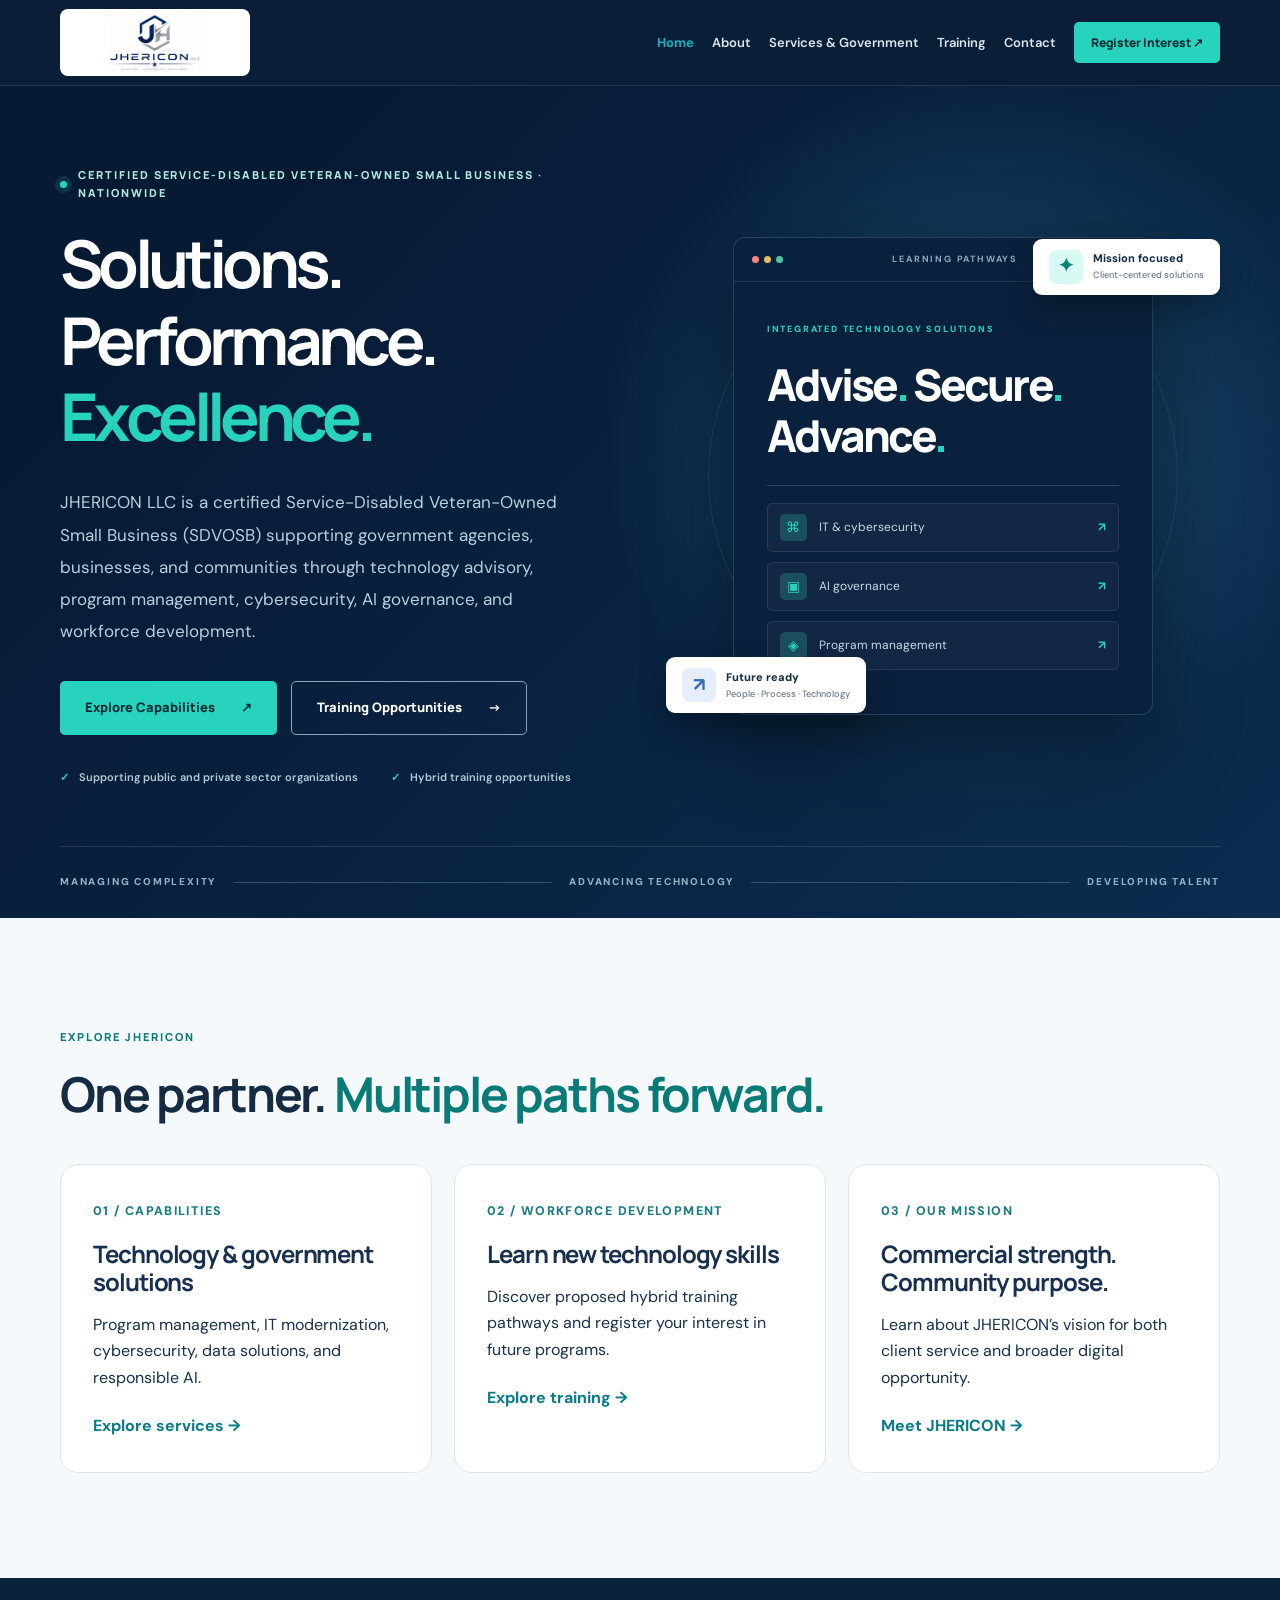
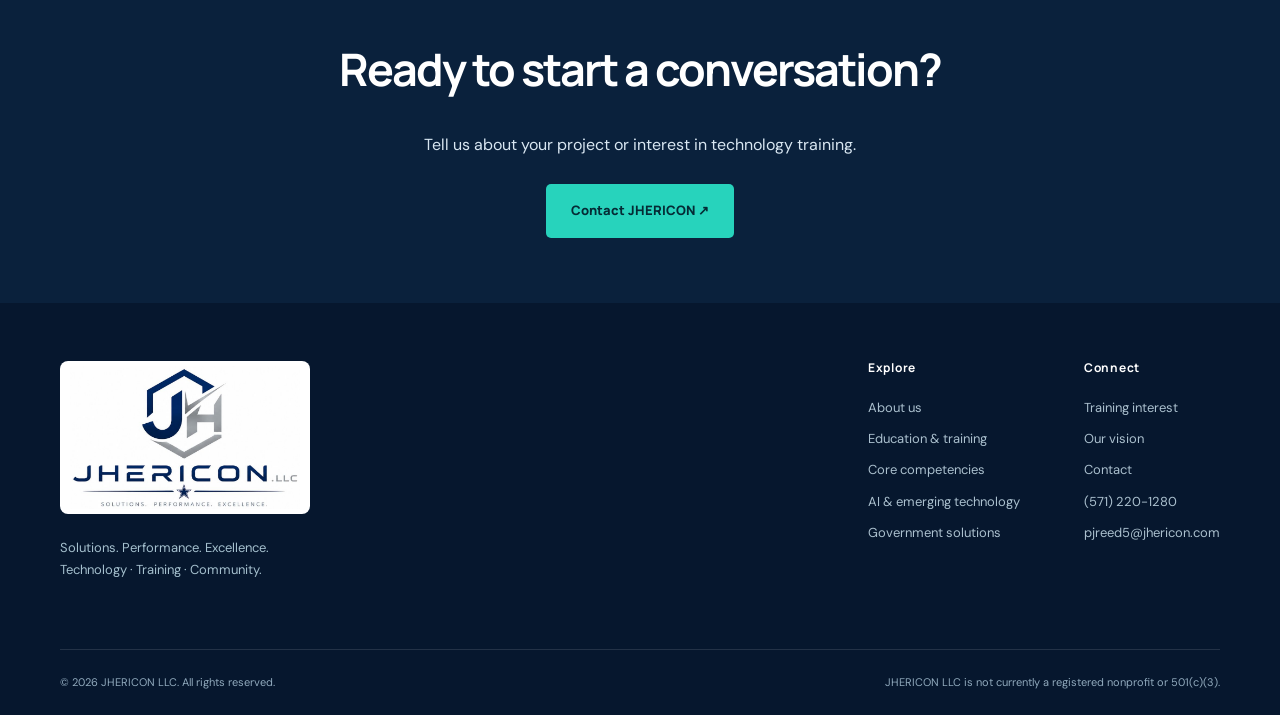
<file: index.html>
<!DOCTYPE html>

<html lang="en">
<head>
<meta charset="utf-8"/>
<meta content="width=device-width, initial-scale=1" name="viewport"/>
<meta content="JHERICON LLC provides program management, IT consulting, cybersecurity, AI governance, and workforce development solutions for government and commercial clients nationwide." name="description"/>
<meta content="#081b35" name="theme-color"/>
<title>JHERICON LLC | Technology, Training &amp; Government Solutions</title>
<link href="styles.css" rel="stylesheet"/>
<script defer="" src="script.js"></script>
</head>
<body>
<a class="skip-link" href="#main">Skip to content</a>
<header class="site-header">
<div class="container nav-wrap">
<a aria-label="JHERICON LLC home" class="brand" href="index.html"><img alt="JHERICON LLC — Solutions. Performance. Excellence." class="brand-logo" src="[data-uri]"/></a>
<button aria-controls="primary-nav" aria-expanded="false" aria-label="Open navigation" class="menu-toggle" type="button"><span></span><span></span><span></span></button>
<nav aria-label="Primary navigation" class="nav" id="primary-nav"><a aria-current="page" href="index.html">Home</a><a href="about.html">About</a><a href="services.html">Services &amp; Government</a><a href="training.html">Training</a><a href="contact.html">Contact</a><a class="btn btn-small btn-primary nav-cta" href="training.html#register">Register Interest ↗</a></nav>
</div>
</header>
<main id="main"><section class="hero" id="home">
<div class="hero-grid container">
<div class="hero-copy">
<div class="eyebrow"><span class="pulse"></span> CERTIFIED SERVICE-DISABLED VETERAN-OWNED SMALL BUSINESS · NATIONWIDE</div>
<h1>Solutions. Performance.<br/><em>Excellence.</em></h1>
<p class="hero-lead">JHERICON LLC is a certified Service-Disabled Veteran-Owned Small Business (SDVOSB) supporting government agencies, businesses, and communities through technology advisory, program management, cybersecurity, AI governance, and workforce development.</p>
<div class="hero-actions"><a class="btn btn-primary" href="services.html#services">Explore Capabilities <span aria-hidden="true">↗</span></a><a class="btn btn-outline" href="training.html#programs">Training Opportunities <span aria-hidden="true">→</span></a></div>
<div class="hero-foot"><span class="check-icon">✓</span> Supporting public and private sector organizations <span class="separator"></span><span class="check-icon">✓</span> Hybrid training opportunities</div>
</div>
<div aria-label="Decorative illustration of connected technology education pathways" class="hero-art" role="img">
<div class="orbit orbit-one"></div><div class="orbit orbit-two"></div>
<div class="visual-panel panel-main"><div class="panel-top"><span class="dots"><i></i><i></i><i></i></span><span>LEARNING PATHWAYS</span><span class="mini-dot"></span></div><div class="code-area"><span class="code-caption">INTEGRATED TECHNOLOGY SOLUTIONS</span><div class="code-title">Advise<span>.</span> Secure<span>.</span><br/>Advance<span>.</span></div><div class="code-rule"></div><div class="path-row"><span class="path-icon">⌘</span> IT &amp; cybersecurity <b>↗</b></div><div class="path-row"><span class="path-icon">▣</span> AI governance <b>↗</b></div><div class="path-row"><span class="path-icon">◈</span> Program management <b>↗</b></div></div></div>
<div class="floating-chip chip-top"><span class="chip-glyph">✦</span><span>Mission focused<small>Client-centered solutions</small></span></div><div class="floating-chip chip-bottom"><span class="chip-glyph alternate">↗</span><span>Future ready<small>People · Process · Technology</small></span></div>
</div>
</div>
<div class="hero-bottom container"><span>MANAGING COMPLEXITY</span><span class="line"></span><span>ADVANCING TECHNOLOGY</span><span class="line"></span><span>DEVELOPING TALENT</span></div>
</section><section class="section homepage-links"><div class="container"><div class="section-heading"><div><span class="section-kicker">EXPLORE JHERICON</span><h2>One partner. <span class="accent">Multiple paths forward.</span></h2></div></div><div class="homepage-cards"><a href="services.html"><span>01 / CAPABILITIES</span><h3>Technology &amp; government solutions</h3><p>Program management, IT modernization, cybersecurity, data solutions, and responsible AI.</p><strong>Explore services →</strong></a><a href="training.html"><span>02 / WORKFORCE DEVELOPMENT</span><h3>Learn new technology skills</h3><p>Discover proposed hybrid training pathways and register your interest in future programs.</p><strong>Explore training →</strong></a><a href="about.html"><span>03 / OUR MISSION</span><h3>Commercial strength. Community purpose.</h3><p>Learn about JHERICON’s vision for both client service and broader digital opportunity.</p><strong>Meet JHERICON →</strong></a></div></div></section><section class="home-cta"><div class="container"><h2>Ready to start a conversation?</h2><p>Tell us about your project or interest in technology training.</p><a class="btn btn-primary" href="contact.html">Contact JHERICON ↗</a></div></section></main>
<footer class="site-footer"><div class="container footer-top"><div><a class="brand footer-brand" href="index.html"><img alt="JHERICON LLC — Solutions. Performance. Excellence." class="brand-logo" src="[data-uri]"/></a><p>Solutions. Performance. Excellence.<br/>Technology · Training · Community.</p></div><div class="footer-links"><div><h4>Explore</h4><a href="about.html#about">About us</a><a href="training.html#programs">Education &amp; training</a><a href="services.html#services">Core competencies</a><a href="services.html#ai">AI &amp; emerging technology</a><a href="services.html#government">Government solutions</a></div><div><h4>Connect</h4><a href="training.html#register">Training interest</a><a href="about.html#impact">Our vision</a><a href="contact.html#contact">Contact</a><a href="tel:+15712201280">(571) 220-1280</a><a href="mailto:pjreed5@jhericon.com">pjreed5@jhericon.com</a></div></div></div><div class="container footer-bottom"><span>© <span id="year"></span> JHERICON LLC. All rights reserved.</span><span>JHERICON LLC is not currently a registered nonprofit or 501(c)(3).</span></div></footer>
</body>
</html>
</file>
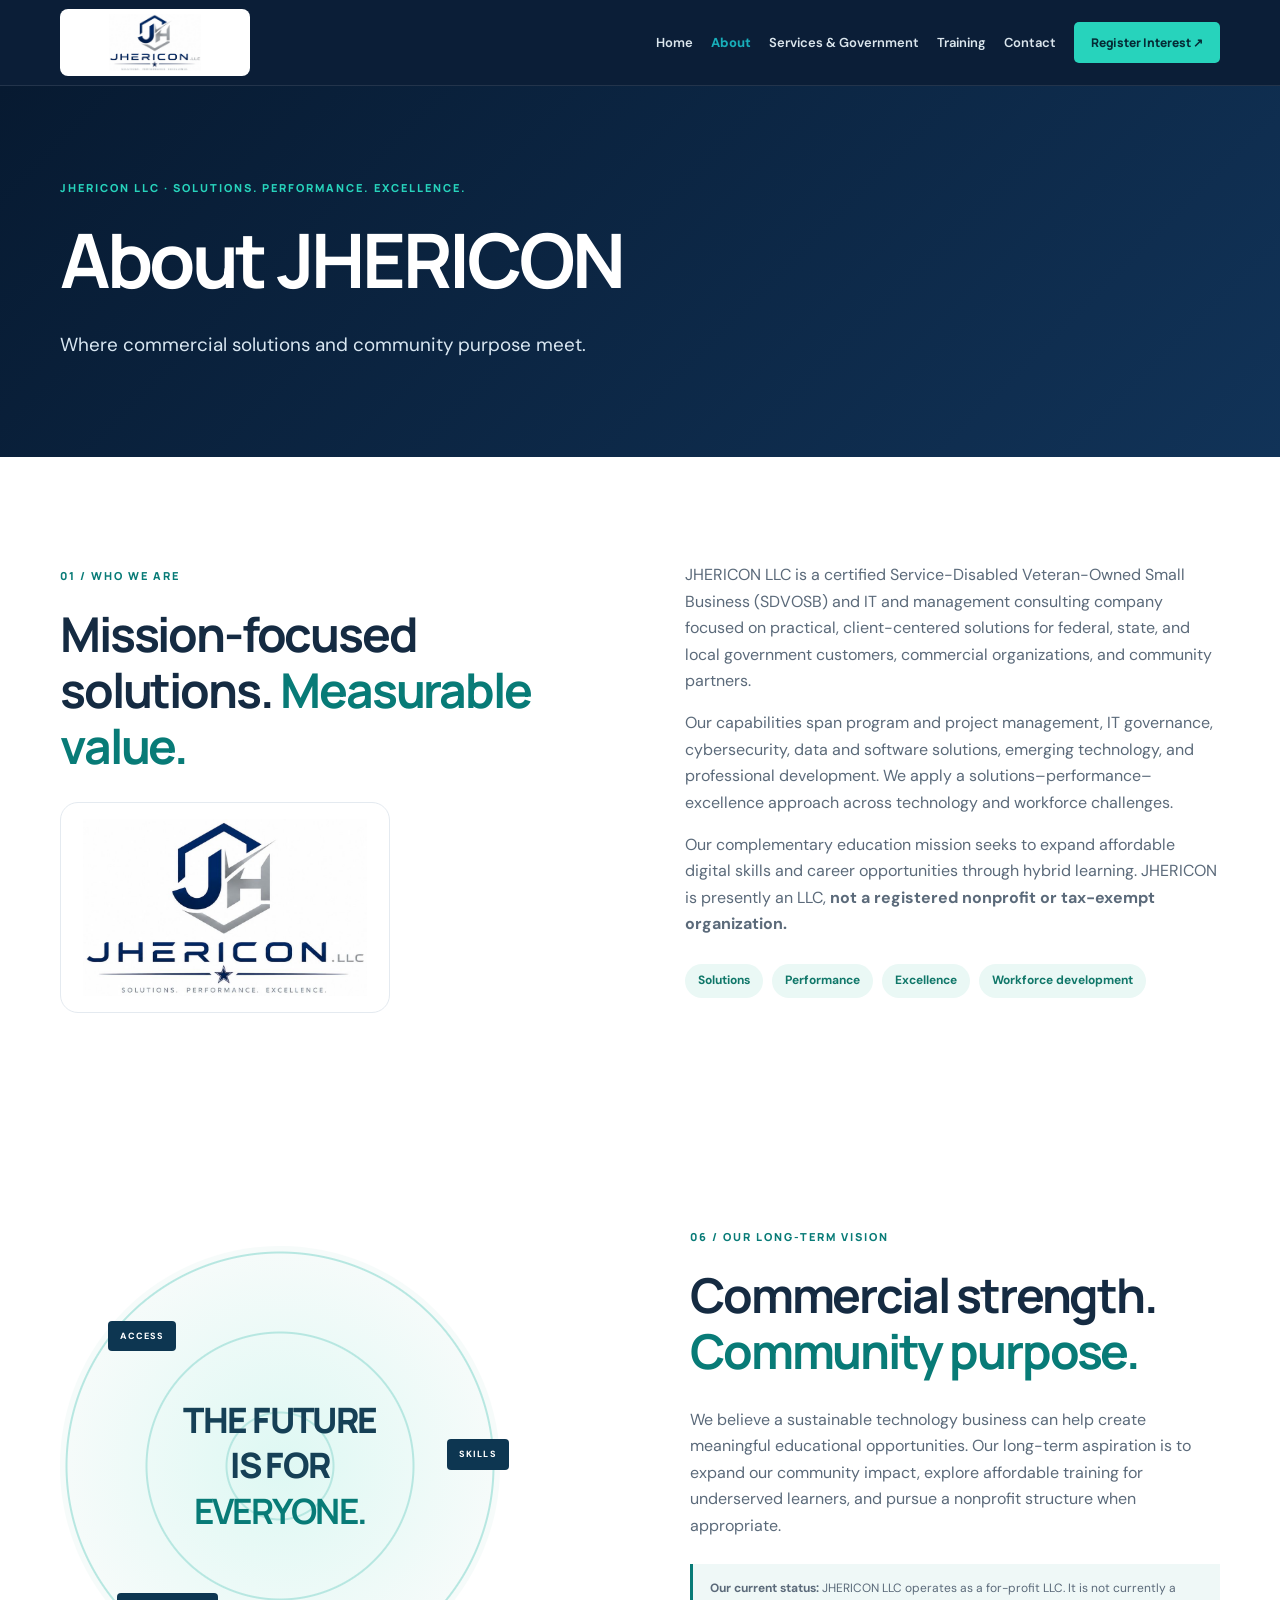
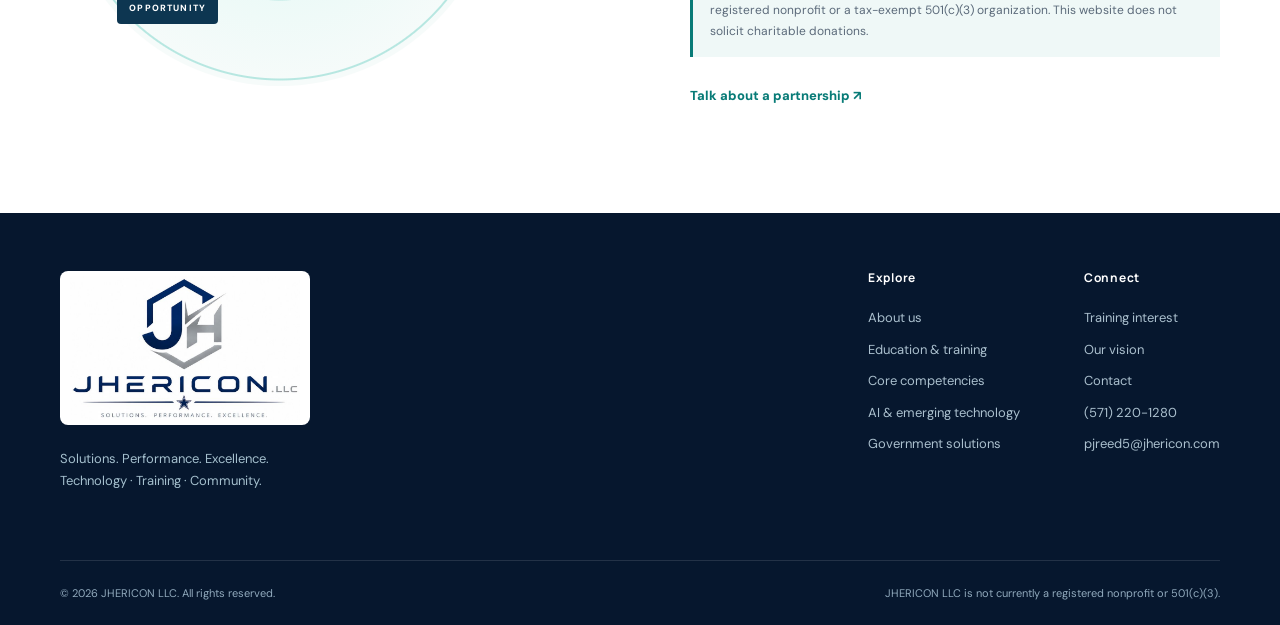
<file: about.html>
<!DOCTYPE html>

<html lang="en">
<head>
<meta charset="utf-8"/>
<meta content="width=device-width, initial-scale=1" name="viewport"/>
<meta content="JHERICON LLC provides program management, IT consulting, cybersecurity, AI governance, and workforce development solutions for government and commercial clients nationwide." name="description"/>
<meta content="#081b35" name="theme-color"/>
<title>About JHERICON LLC | Mission &amp; Vision</title>
<link href="styles.css" rel="stylesheet"/>
<script defer="" src="script.js"></script>
</head>
<body>
<a class="skip-link" href="#main">Skip to content</a>
<header class="site-header">
<div class="container nav-wrap">
<a aria-label="JHERICON LLC home" class="brand" href="index.html"><img alt="JHERICON LLC — Solutions. Performance. Excellence." class="brand-logo" src="[data-uri]"/></a>
<button aria-controls="primary-nav" aria-expanded="false" aria-label="Open navigation" class="menu-toggle" type="button"><span></span><span></span><span></span></button>
<nav aria-label="Primary navigation" class="nav" id="primary-nav"><a href="index.html">Home</a><a aria-current="page" href="about.html">About</a><a href="services.html">Services &amp; Government</a><a href="training.html">Training</a><a href="contact.html">Contact</a><a class="btn btn-small btn-primary nav-cta" href="training.html#register">Register Interest ↗</a></nav>
</div>
</header>
<main id="main"><section class="page-banner"><div class="container"><span class="section-kicker light-kicker">JHERICON LLC · SOLUTIONS. PERFORMANCE. EXCELLENCE.</span><h1>About JHERICON</h1><p>Where commercial solutions and community purpose meet.</p></div></section><section class="section light-section" id="about"><div class="container about-grid"><div><span class="section-kicker">01 / WHO WE ARE</span><h2>Mission-focused solutions. <span class="accent">Measurable value.</span></h2><div class="logo-showcase"><img alt="JHERICON LLC company logo" src="[data-uri]"/></div></div><div class="about-body"><p>JHERICON LLC is a certified Service-Disabled Veteran-Owned Small Business (SDVOSB) and IT and management consulting company focused on practical, client-centered solutions for federal, state, and local government customers, commercial organizations, and community partners.</p><p>Our capabilities span program and project management, IT governance, cybersecurity, data and software solutions, emerging technology, and professional development. We apply a solutions–performance–excellence approach across technology and workforce challenges.</p><p>Our complementary education mission seeks to expand affordable digital skills and career opportunities through hybrid learning. JHERICON is presently an LLC, <strong>not a registered nonprofit or tax-exempt organization.</strong></p><div class="value-pills"><span>Solutions</span><span>Performance</span><span>Excellence</span><span>Workforce development</span></div></div></div></section><section class="section impact-section" id="impact"><div class="container impact-grid"><div class="impact-graphic"><span class="circle-label label-one">ACCESS</span><span class="circle-label label-two">SKILLS</span><span class="circle-label label-three">OPPORTUNITY</span><div class="impact-center">THE FUTURE<br/>IS FOR<br/><strong>EVERYONE.</strong></div></div><div><span class="section-kicker">06 / OUR LONG-TERM VISION</span><h2>Commercial strength.<br/><span class="accent">Community purpose.</span></h2><p>We believe a sustainable technology business can help create meaningful educational opportunities. Our long-term aspiration is to expand our community impact, explore affordable training for underserved learners, and pursue a nonprofit structure when appropriate.</p><p class="legal-note"><strong>Our current status:</strong> JHERICON LLC operates as a for-profit LLC. It is not currently a registered nonprofit or a tax-exempt 501(c)(3) organization. This website does not solicit charitable donations.</p><a class="text-link" href="contact.html#contact">Talk about a partnership <span aria-hidden="true">↗</span></a></div></div></section></main>
<footer class="site-footer"><div class="container footer-top"><div><a class="brand footer-brand" href="index.html"><img alt="JHERICON LLC — Solutions. Performance. Excellence." class="brand-logo" src="[data-uri]"/></a><p>Solutions. Performance. Excellence.<br/>Technology · Training · Community.</p></div><div class="footer-links"><div><h4>Explore</h4><a href="about.html#about">About us</a><a href="training.html#programs">Education &amp; training</a><a href="services.html#services">Core competencies</a><a href="services.html#ai">AI &amp; emerging technology</a><a href="services.html#government">Government solutions</a></div><div><h4>Connect</h4><a href="training.html#register">Training interest</a><a href="about.html#impact">Our vision</a><a href="contact.html#contact">Contact</a><a href="tel:+15712201280">(571) 220-1280</a><a href="mailto:pjreed5@jhericon.com">pjreed5@jhericon.com</a></div></div></div><div class="container footer-bottom"><span>© <span id="year"></span> JHERICON LLC. All rights reserved.</span><span>JHERICON LLC is not currently a registered nonprofit or 501(c)(3).</span></div></footer>
</body>
</html>
</file>
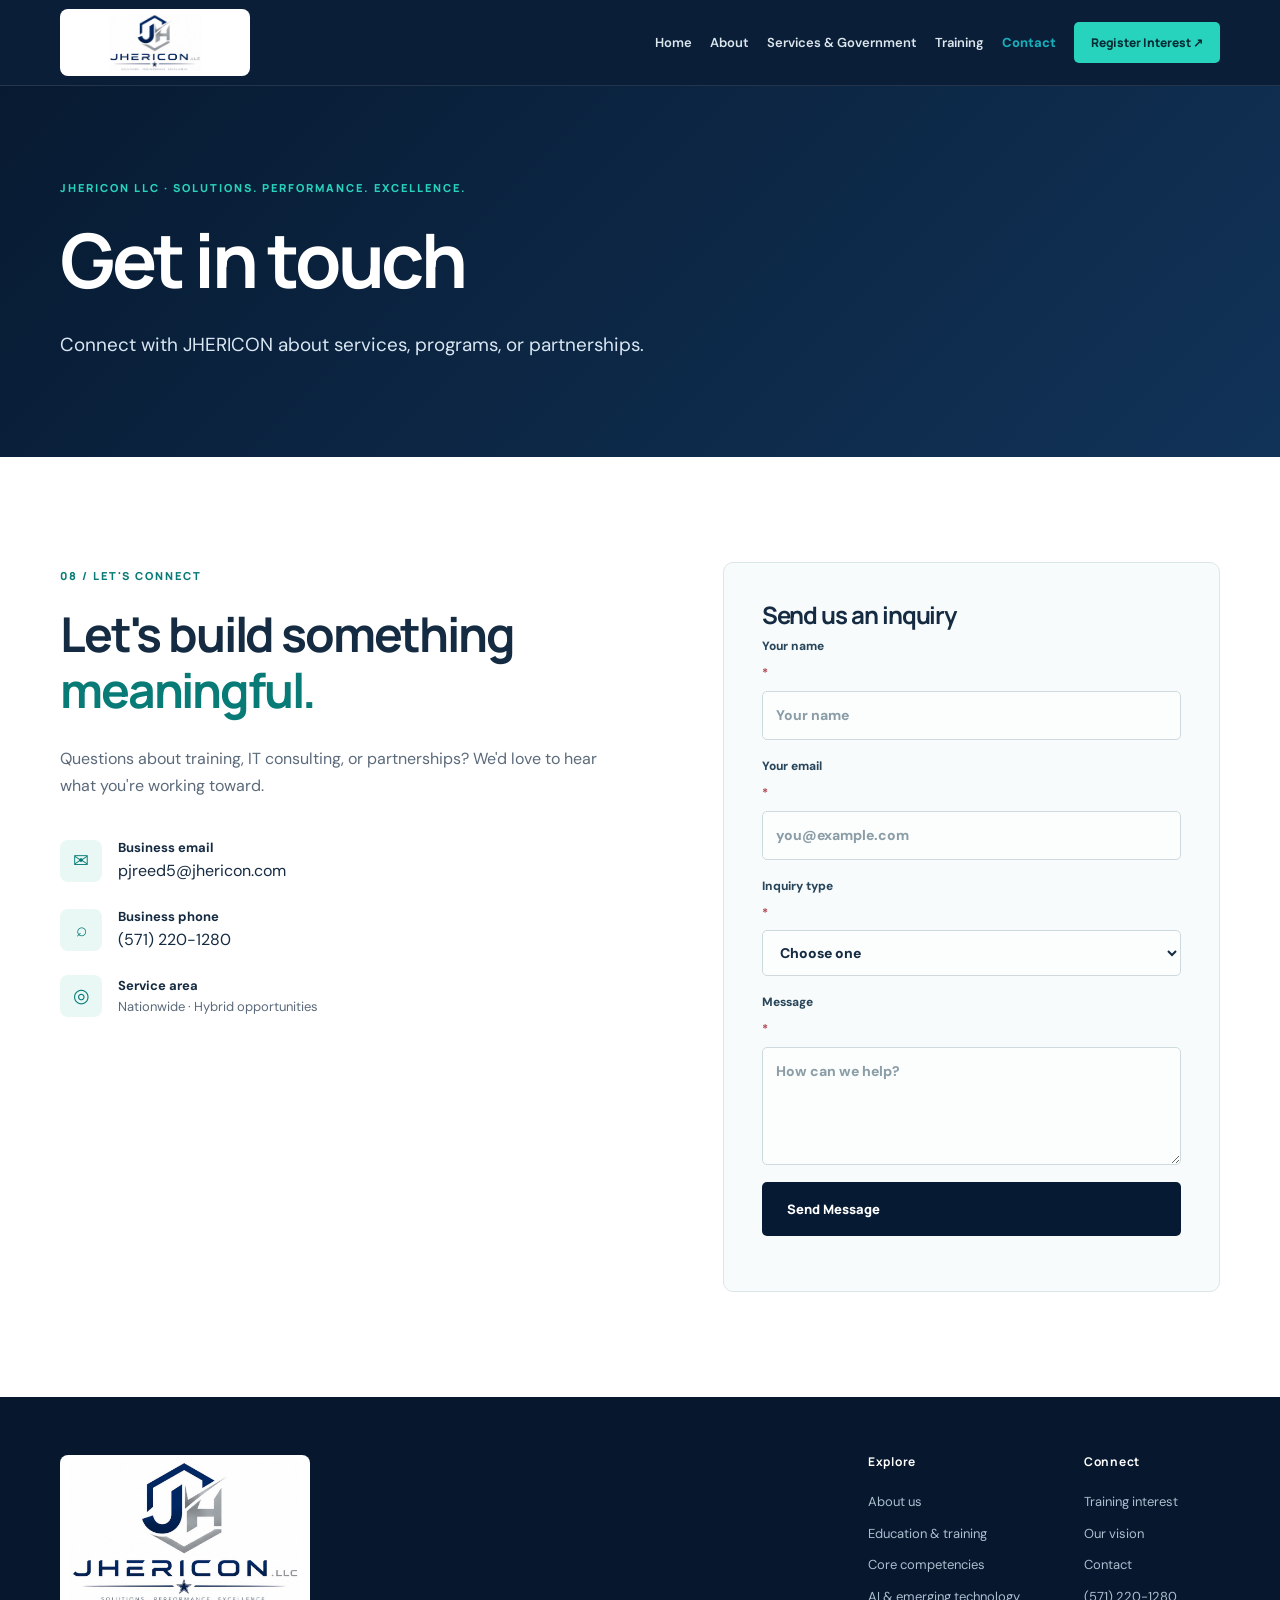
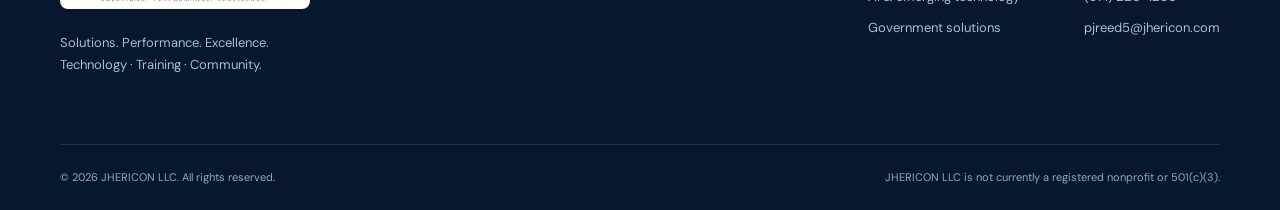
<file: contact.html>
<!DOCTYPE html>

<html lang="en">
<head>
<meta charset="utf-8"/>
<meta content="width=device-width, initial-scale=1" name="viewport"/>
<meta content="JHERICON LLC provides program management, IT consulting, cybersecurity, AI governance, and workforce development solutions for government and commercial clients nationwide." name="description"/>
<meta content="#081b35" name="theme-color"/>
<title>Contact JHERICON LLC | Training &amp; Consulting Inquiries</title>
<link href="styles.css" rel="stylesheet"/>
<script defer="" src="script.js"></script>
</head>
<body>
<a class="skip-link" href="#main">Skip to content</a>
<header class="site-header">
<div class="container nav-wrap">
<a aria-label="JHERICON LLC home" class="brand" href="index.html"><img alt="JHERICON LLC — Solutions. Performance. Excellence." class="brand-logo" src="[data-uri]"/></a>
<button aria-controls="primary-nav" aria-expanded="false" aria-label="Open navigation" class="menu-toggle" type="button"><span></span><span></span><span></span></button>
<nav aria-label="Primary navigation" class="nav" id="primary-nav"><a href="index.html">Home</a><a href="about.html">About</a><a href="services.html">Services &amp; Government</a><a href="training.html">Training</a><a aria-current="page" href="contact.html">Contact</a><a class="btn btn-small btn-primary nav-cta" href="training.html#register">Register Interest ↗</a></nav>
</div>
</header>
<main id="main"><section class="page-banner"><div class="container"><span class="section-kicker light-kicker">JHERICON LLC · SOLUTIONS. PERFORMANCE. EXCELLENCE.</span><h1>Get in touch</h1><p>Connect with JHERICON about services, programs, or partnerships.</p></div></section><section class="section contact-section" id="contact"><div class="container contact-grid"><div><span class="section-kicker">08 / LET'S CONNECT</span><h2>Let's build something <span class="accent">meaningful.</span></h2><p>Questions about training, IT consulting, or partnerships? We'd love to hear what you're working toward.</p><div class="contact-details"><div><span class="contact-symbol">✉</span><div><strong>Business email</strong><a href="mailto:pjreed5@jhericon.com" id="email-display">pjreed5@jhericon.com</a></div></div><div><span class="contact-symbol">⌕</span><div><strong>Business phone</strong><a href="tel:+15712201280" id="phone-display">(571) 220-1280</a></div></div><div><span class="contact-symbol">◎</span><div><strong>Service area</strong><span>Nationwide · Hybrid opportunities</span></div></div></div></div><div class="contact-form-box"><h3>Send us an inquiry</h3><form action="/api/inquiry" id="contact-form" method="post"><input aria-hidden="true" autocomplete="off" class="honey-field" name="website" tabindex="-1" type="text"/><label>Your name <span>*</span><input autocomplete="name" maxlength="120" name="name" placeholder="Your name" required=""/></label><label>Your email <span>*</span><input autocomplete="email" maxlength="254" name="email" placeholder="you@example.com" required="" type="email"/></label><label>Inquiry type <span>*</span><select name="type" required=""><option value="">Choose one</option><option>IT consulting</option><option>Training</option><option>Partnership</option><option>General question</option></select></label><label>Message <span>*</span><textarea maxlength="2000" name="message" placeholder="How can we help?" required="" rows="4"></textarea></label><button class="btn btn-dark btn-full" type="submit">Send Message</button><p aria-live="polite" class="form-feedback" id="contact-feedback" role="status"></p></form></div></div></section></main>
<footer class="site-footer"><div class="container footer-top"><div><a class="brand footer-brand" href="index.html"><img alt="JHERICON LLC — Solutions. Performance. Excellence." class="brand-logo" src="[data-uri]"/></a><p>Solutions. Performance. Excellence.<br/>Technology · Training · Community.</p></div><div class="footer-links"><div><h4>Explore</h4><a href="about.html#about">About us</a><a href="training.html#programs">Education &amp; training</a><a href="services.html#services">Core competencies</a><a href="services.html#ai">AI &amp; emerging technology</a><a href="services.html#government">Government solutions</a></div><div><h4>Connect</h4><a href="training.html#register">Training interest</a><a href="about.html#impact">Our vision</a><a href="contact.html#contact">Contact</a><a href="tel:+15712201280">(571) 220-1280</a><a href="mailto:pjreed5@jhericon.com">pjreed5@jhericon.com</a></div></div></div><div class="container footer-bottom"><span>© <span id="year"></span> JHERICON LLC. All rights reserved.</span><span>JHERICON LLC is not currently a registered nonprofit or 501(c)(3).</span></div></footer>
</body>
</html>
</file>
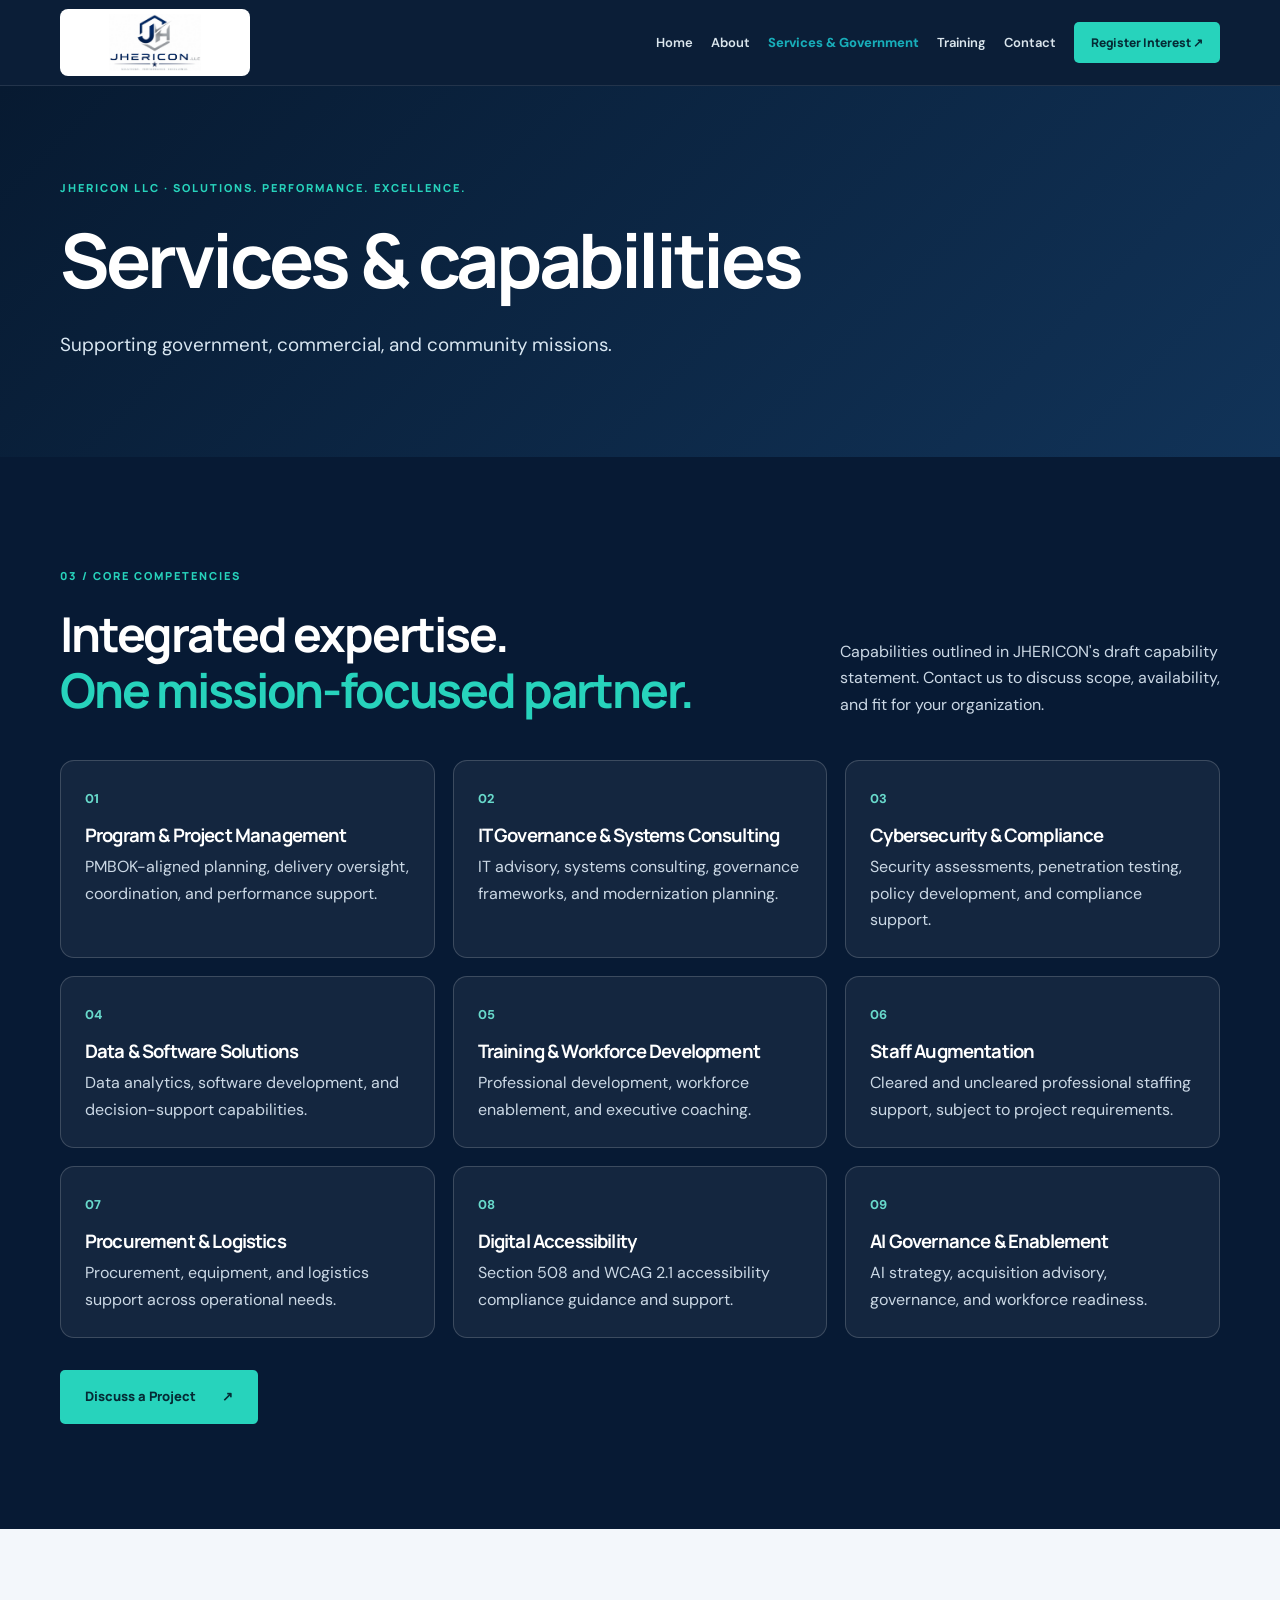
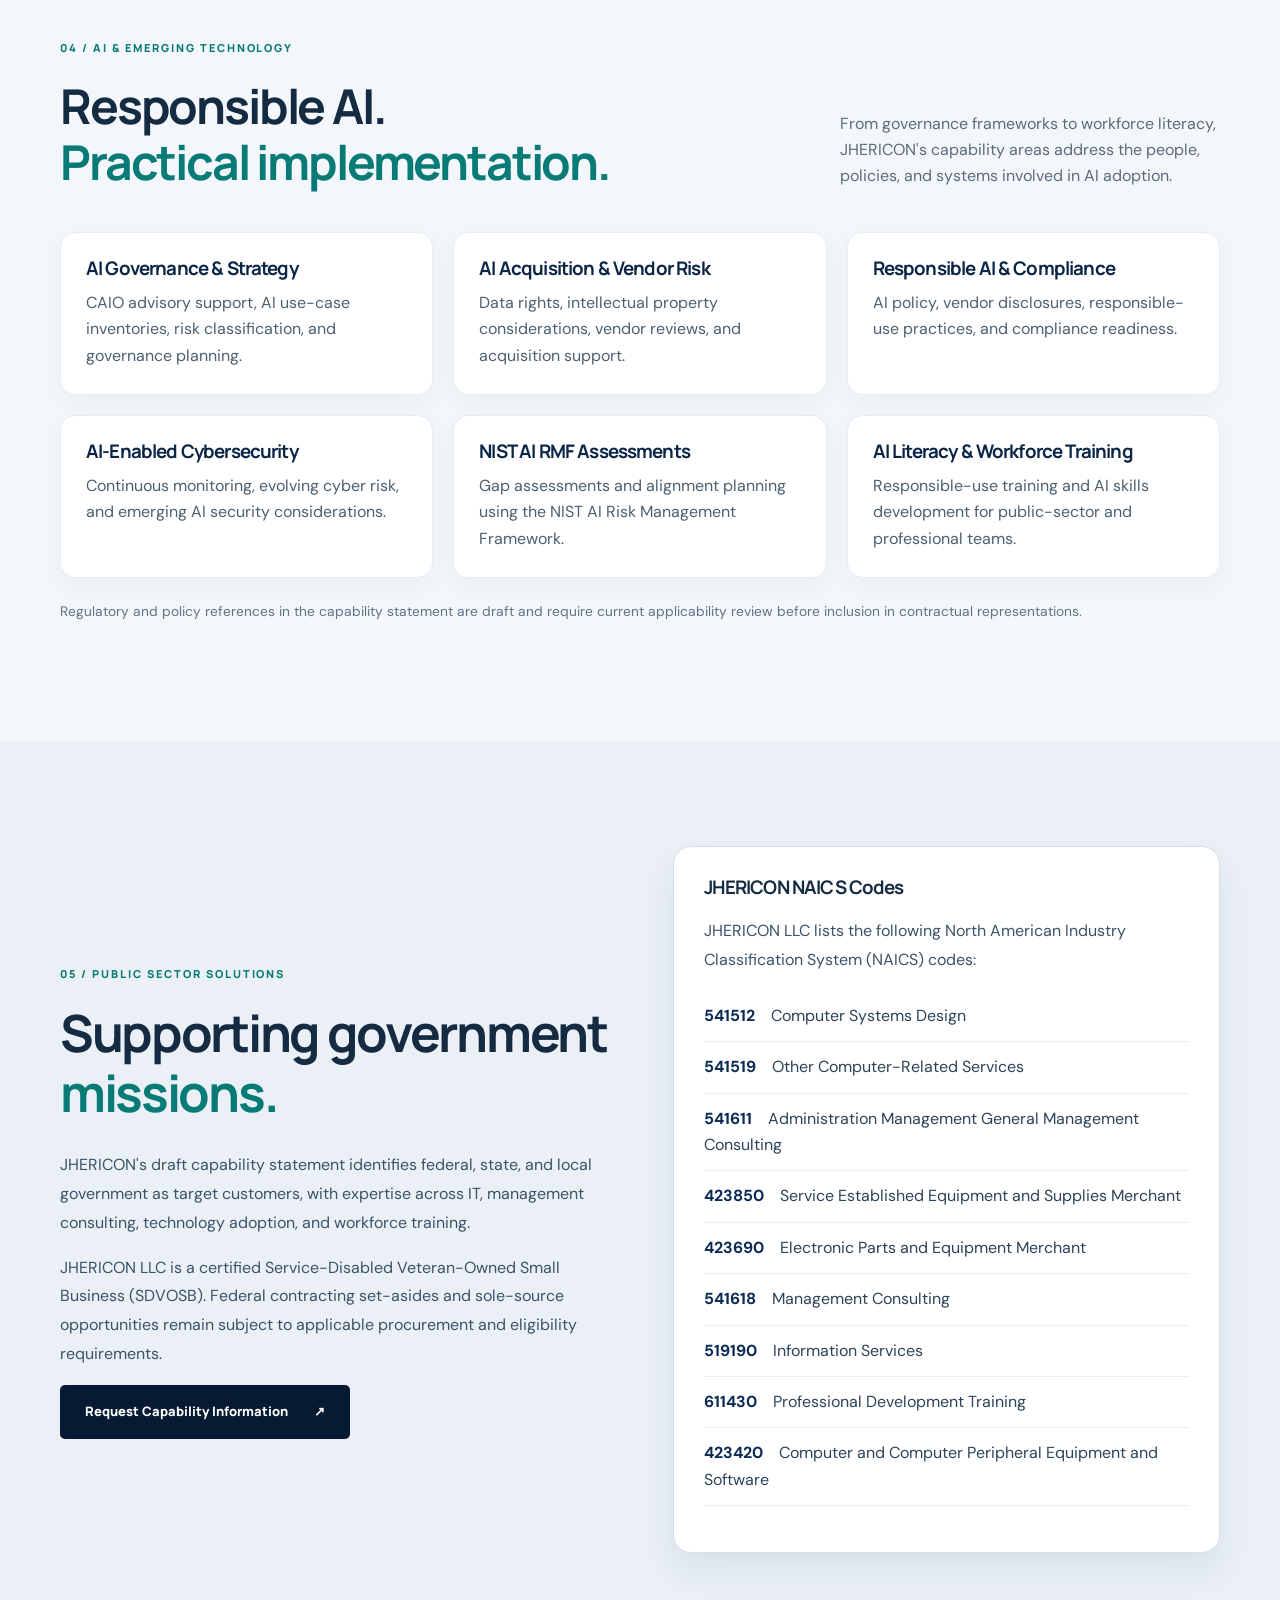
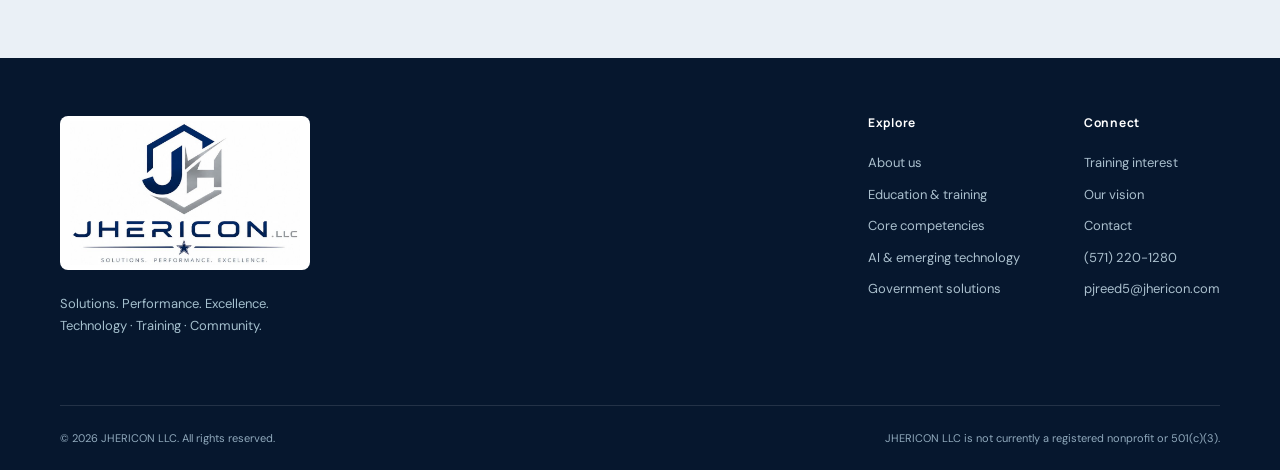
<file: services.html>
<!DOCTYPE html>

<html lang="en">
<head>
<meta charset="utf-8"/>
<meta content="width=device-width, initial-scale=1" name="viewport"/>
<meta content="JHERICON LLC provides program management, IT consulting, cybersecurity, AI governance, and workforce development solutions for government and commercial clients nationwide." name="description"/>
<meta content="#081b35" name="theme-color"/>
<title>Capabilities &amp; Government Solutions | JHERICON LLC</title>
<link href="styles.css" rel="stylesheet"/>
<script defer="" src="script.js"></script>
</head>
<body>
<a class="skip-link" href="#main">Skip to content</a>
<header class="site-header">
<div class="container nav-wrap">
<a aria-label="JHERICON LLC home" class="brand" href="index.html"><img alt="JHERICON LLC — Solutions. Performance. Excellence." class="brand-logo" src="[data-uri]"/></a>
<button aria-controls="primary-nav" aria-expanded="false" aria-label="Open navigation" class="menu-toggle" type="button"><span></span><span></span><span></span></button>
<nav aria-label="Primary navigation" class="nav" id="primary-nav"><a href="index.html">Home</a><a href="about.html">About</a><a aria-current="page" href="services.html">Services &amp; Government</a><a href="training.html">Training</a><a href="contact.html">Contact</a><a class="btn btn-small btn-primary nav-cta" href="training.html#register">Register Interest ↗</a></nav>
</div>
</header>
<main id="main"><section class="page-banner"><div class="container"><span class="section-kicker light-kicker">JHERICON LLC · SOLUTIONS. PERFORMANCE. EXCELLENCE.</span><h1>Services &amp; capabilities</h1><p>Supporting government, commercial, and community missions.</p></div></section><section class="section dark-section" id="services"><div class="container"><div class="section-heading capabilities-heading"><div><span class="section-kicker light-kicker">03 / CORE COMPETENCIES</span><h2>Integrated expertise.<br/><span class="teal-text">One mission-focused partner.</span></h2></div><p>Capabilities outlined in JHERICON's draft capability statement. Contact us to discuss scope, availability, and fit for your organization.</p></div><div class="capabilities-grid">
<article><span>01</span><h3>Program &amp; Project Management</h3><p>PMBOK-aligned planning, delivery oversight, coordination, and performance support.</p></article>
<article><span>02</span><h3>IT Governance &amp; Systems Consulting</h3><p>IT advisory, systems consulting, governance frameworks, and modernization planning.</p></article>
<article><span>03</span><h3>Cybersecurity &amp; Compliance</h3><p>Security assessments, penetration testing, policy development, and compliance support.</p></article>
<article><span>04</span><h3>Data &amp; Software Solutions</h3><p>Data analytics, software development, and decision-support capabilities.</p></article>
<article><span>05</span><h3>Training &amp; Workforce Development</h3><p>Professional development, workforce enablement, and executive coaching.</p></article>
<article><span>06</span><h3>Staff Augmentation</h3><p>Cleared and uncleared professional staffing support, subject to project requirements.</p></article>
<article><span>07</span><h3>Procurement &amp; Logistics</h3><p>Procurement, equipment, and logistics support across operational needs.</p></article>
<article><span>08</span><h3>Digital Accessibility</h3><p>Section 508 and WCAG 2.1 accessibility compliance guidance and support.</p></article>
<article><span>09</span><h3>AI Governance &amp; Enablement</h3><p>AI strategy, acquisition advisory, governance, and workforce readiness.</p></article>
</div><a class="btn btn-primary" href="contact.html#contact">Discuss a Project <span aria-hidden="true">↗</span></a></div></section><section class="section ai-section" id="ai"><div class="container"><div class="section-heading"><div><span class="section-kicker">04 / AI &amp; EMERGING TECHNOLOGY</span><h2>Responsible AI.<br/><span class="accent">Practical implementation.</span></h2></div><p>From governance frameworks to workforce literacy, JHERICON's capability areas address the people, policies, and systems involved in AI adoption.</p></div><div class="ai-grid"><article><h3>AI Governance &amp; Strategy</h3><p>CAIO advisory support, AI use-case inventories, risk classification, and governance planning.</p></article><article><h3>AI Acquisition &amp; Vendor Risk</h3><p>Data rights, intellectual property considerations, vendor reviews, and acquisition support.</p></article><article><h3>Responsible AI &amp; Compliance</h3><p>AI policy, vendor disclosures, responsible-use practices, and compliance readiness.</p></article><article><h3>AI-Enabled Cybersecurity</h3><p>Continuous monitoring, evolving cyber risk, and emerging AI security considerations.</p></article><article><h3>NIST AI RMF Assessments</h3><p>Gap assessments and alignment planning using the NIST AI Risk Management Framework.</p></article><article><h3>AI Literacy &amp; Workforce Training</h3><p>Responsible-use training and AI skills development for public-sector and professional teams.</p></article></div><p class="small-disclaimer">Regulatory and policy references in the capability statement are draft and require current applicability review before inclusion in contractual representations.</p></div></section><section class="section government-section" id="government"><div class="container government-grid"><div><span class="section-kicker">05 / PUBLIC SECTOR SOLUTIONS</span><h2>Supporting government <span class="accent">missions.</span></h2><p>JHERICON's draft capability statement identifies federal, state, and local government as target customers, with expertise across IT, management consulting, technology adoption, and workforce training.</p><p>JHERICON LLC is a certified Service-Disabled Veteran-Owned Small Business (SDVOSB). Federal contracting set-asides and sole-source opportunities remain subject to applicable procurement and eligibility requirements.</p><a class="btn btn-dark" href="contact.html#contact">Request Capability Information <span aria-hidden="true">↗</span></a></div><div class="naics-card"><h3>JHERICON NAICS Codes</h3><p>JHERICON LLC lists the following North American Industry Classification System (NAICS) codes:</p><ul><li><strong>541512</strong> Computer Systems Design</li><li><strong>541519</strong> Other Computer-Related Services</li><li><strong>541611</strong> Administration Management General Management Consulting</li><li><strong>423850</strong> Service Established Equipment and Supplies Merchant</li><li><strong>423690</strong> Electronic Parts and Equipment Merchant</li><li><strong>541618</strong> Management Consulting</li><li><strong>519190</strong> Information Services</li><li><strong>611430</strong> Professional Development Training</li><li><strong>423420</strong> Computer and Computer Peripheral Equipment and Software</li></ul></div></div></section></main>
<footer class="site-footer"><div class="container footer-top"><div><a class="brand footer-brand" href="index.html"><img alt="JHERICON LLC — Solutions. Performance. Excellence." class="brand-logo" src="[data-uri]"/></a><p>Solutions. Performance. Excellence.<br/>Technology · Training · Community.</p></div><div class="footer-links"><div><h4>Explore</h4><a href="about.html#about">About us</a><a href="training.html#programs">Education &amp; training</a><a href="services.html#services">Core competencies</a><a href="services.html#ai">AI &amp; emerging technology</a><a href="services.html#government">Government solutions</a></div><div><h4>Connect</h4><a href="training.html#register">Training interest</a><a href="about.html#impact">Our vision</a><a href="contact.html#contact">Contact</a><a href="tel:+15712201280">(571) 220-1280</a><a href="mailto:pjreed5@jhericon.com">pjreed5@jhericon.com</a></div></div></div><div class="container footer-bottom"><span>© <span id="year"></span> JHERICON LLC. All rights reserved.</span><span>JHERICON LLC is not currently a registered nonprofit or 501(c)(3).</span></div></footer>
</body>
</html>
</file>
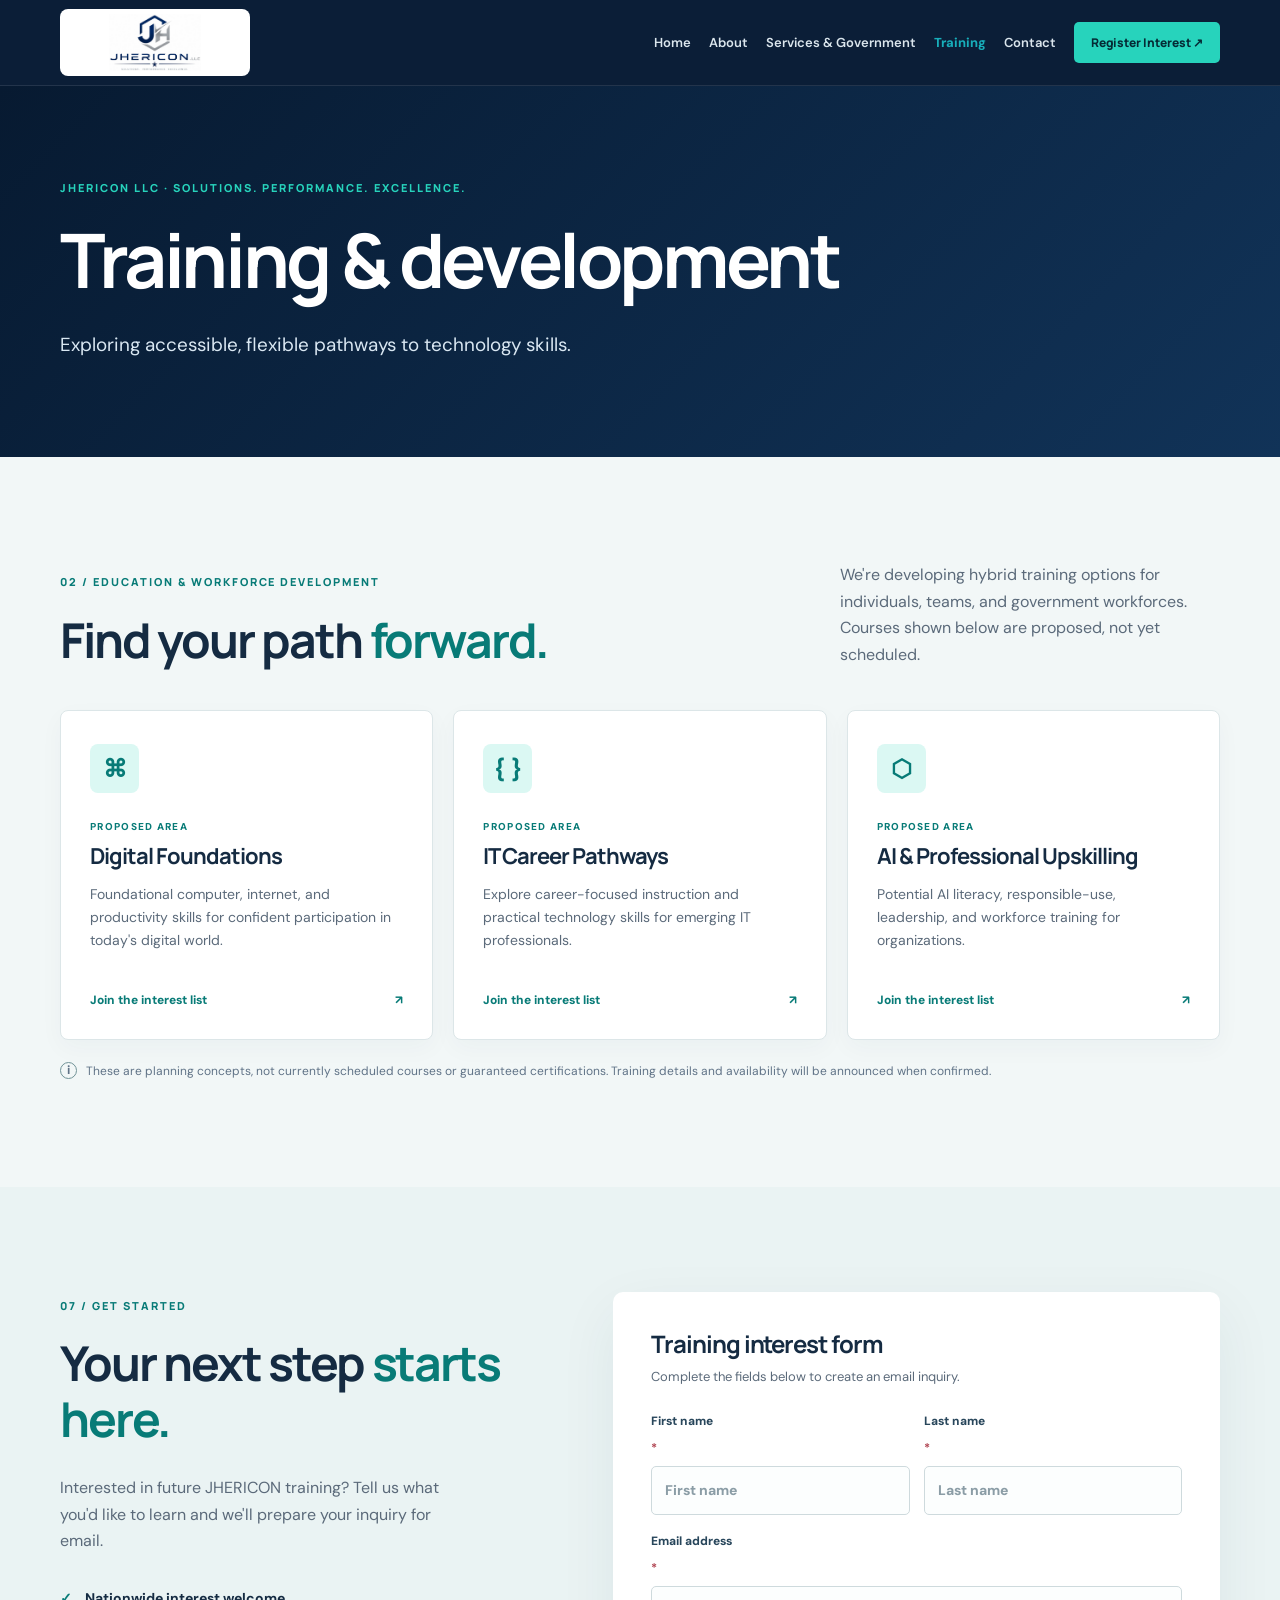
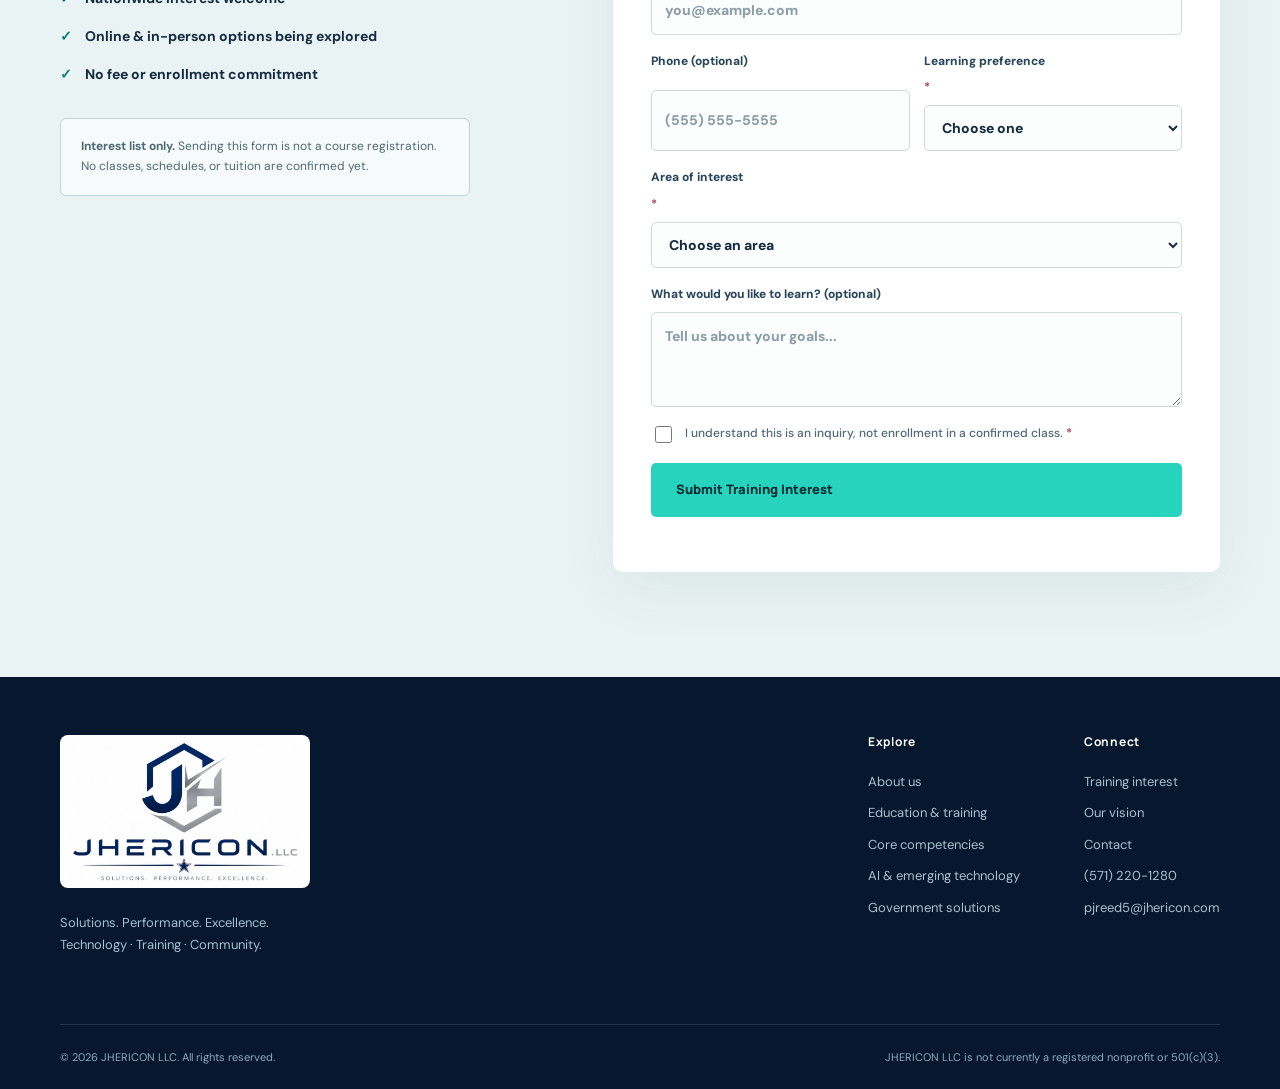
<file: training.html>
<!DOCTYPE html>

<html lang="en">
<head>
<meta charset="utf-8"/>
<meta content="width=device-width, initial-scale=1" name="viewport"/>
<meta content="JHERICON LLC provides program management, IT consulting, cybersecurity, AI governance, and workforce development solutions for government and commercial clients nationwide." name="description"/>
<meta content="#081b35" name="theme-color"/>
<title>IT Training &amp; Workforce Development | JHERICON LLC</title>
<link href="styles.css" rel="stylesheet"/>
<script defer="" src="script.js"></script>
</head>
<body>
<a class="skip-link" href="#main">Skip to content</a>
<header class="site-header">
<div class="container nav-wrap">
<a aria-label="JHERICON LLC home" class="brand" href="index.html"><img alt="JHERICON LLC — Solutions. Performance. Excellence." class="brand-logo" src="[data-uri]"/></a>
<button aria-controls="primary-nav" aria-expanded="false" aria-label="Open navigation" class="menu-toggle" type="button"><span></span><span></span><span></span></button>
<nav aria-label="Primary navigation" class="nav" id="primary-nav"><a href="index.html">Home</a><a href="about.html">About</a><a href="services.html">Services &amp; Government</a><a aria-current="page" href="training.html">Training</a><a href="contact.html">Contact</a><a class="btn btn-small btn-primary nav-cta" href="training.html#register">Register Interest ↗</a></nav>
</div>
</header>
<main id="main"><section class="page-banner"><div class="container"><span class="section-kicker light-kicker">JHERICON LLC · SOLUTIONS. PERFORMANCE. EXCELLENCE.</span><h1>Training &amp; development</h1><p>Exploring accessible, flexible pathways to technology skills.</p></div></section><section class="section programs-section" id="programs"><div class="container"><div class="section-heading"><div><span class="section-kicker">02 / EDUCATION &amp; WORKFORCE DEVELOPMENT</span><h2>Find your path <span class="accent">forward.</span></h2></div><p>We're developing hybrid training options for individuals, teams, and government workforces. Courses shown below are proposed, not yet scheduled.</p></div><div class="card-grid">
<article class="program-card"><div class="program-icon">⌘</div><span class="program-tag">PROPOSED AREA</span><h3>Digital Foundations</h3><p>Foundational computer, internet, and productivity skills for confident participation in today's digital world.</p><a data-program="Digital Foundations" href="training.html#register">Join the interest list <span aria-hidden="true">↗</span></a></article>
<article class="program-card"><div class="program-icon">{ }</div><span class="program-tag">PROPOSED AREA</span><h3>IT Career Pathways</h3><p>Explore career-focused instruction and practical technology skills for emerging IT professionals.</p><a data-program="IT Career Pathways" href="training.html#register">Join the interest list <span aria-hidden="true">↗</span></a></article>
<article class="program-card"><div class="program-icon">⬡</div><span class="program-tag">PROPOSED AREA</span><h3>AI &amp; Professional Upskilling</h3><p>Potential AI literacy, responsible-use, leadership, and workforce training for organizations.</p><a data-program="AI &amp; Professional Upskilling" href="training.html#register">Join the interest list <span aria-hidden="true">↗</span></a></article>
</div><div class="program-note"><span class="info-icon">i</span> These are planning concepts, not currently scheduled courses or guaranteed certifications. Training details and availability will be announced when confirmed.</div></div></section><section class="section register-section" id="register"><div class="container form-layout"><div class="form-intro"><span class="section-kicker">07 / GET STARTED</span><h2>Your next step <span class="accent">starts here.</span></h2><p>Interested in future JHERICON training? Tell us what you'd like to learn and we'll prepare your inquiry for email.</p><ul><li><span>✓</span> Nationwide interest welcome</li><li><span>✓</span> Online &amp; in-person options being explored</li><li><span>✓</span> No fee or enrollment commitment</li></ul><div class="form-clarifier"><strong>Interest list only.</strong> Sending this form is not a course registration. No classes, schedules, or tuition are confirmed yet.</div></div><div class="form-card"><h3>Training interest form</h3><p class="form-subtitle">Complete the fields below to create an email inquiry.</p><form action="/api/inquiry" id="interest-form" method="post"><input aria-hidden="true" autocomplete="off" class="honey-field" name="website" tabindex="-1" type="text"/><div class="field-row"><label>First name <span>*</span><input autocomplete="given-name" maxlength="80" name="firstName" placeholder="First name" required=""/></label><label>Last name <span>*</span><input autocomplete="family-name" maxlength="80" name="lastName" placeholder="Last name" required=""/></label></div><label>Email address <span>*</span><input autocomplete="email" maxlength="254" name="email" placeholder="you@example.com" required="" type="email"/></label><div class="field-row"><label>Phone (optional)<input autocomplete="tel" maxlength="40" name="phone" placeholder="(555) 555-5555" type="tel"/></label><label>Learning preference <span>*</span><select name="delivery" required=""><option value="">Choose one</option><option>Online</option><option>In person</option><option>Either / Hybrid</option></select></label></div><label>Area of interest <span>*</span><select id="program-select" name="program" required=""><option value="">Choose an area</option><option>Digital Foundations</option><option>IT Career Pathways</option><option>AI &amp; Professional Upskilling</option><option>Other / Not sure yet</option></select></label><label>What would you like to learn? (optional)<textarea maxlength="1000" name="message" placeholder="Tell us about your goals..." rows="3"></textarea></label><label class="checkbox-label"><input name="consent" required="" type="checkbox"/><span>I understand this is an inquiry, not enrollment in a confirmed class. <b>*</b></span></label><button class="btn btn-primary btn-full" type="submit">Submit Training Interest</button><p aria-live="polite" class="form-feedback" id="interest-feedback" role="status"></p></form></div></div></section></main>
<footer class="site-footer"><div class="container footer-top"><div><a class="brand footer-brand" href="index.html"><img alt="JHERICON LLC — Solutions. Performance. Excellence." class="brand-logo" src="[data-uri]"/></a><p>Solutions. Performance. Excellence.<br/>Technology · Training · Community.</p></div><div class="footer-links"><div><h4>Explore</h4><a href="about.html#about">About us</a><a href="training.html#programs">Education &amp; training</a><a href="services.html#services">Core competencies</a><a href="services.html#ai">AI &amp; emerging technology</a><a href="services.html#government">Government solutions</a></div><div><h4>Connect</h4><a href="training.html#register">Training interest</a><a href="about.html#impact">Our vision</a><a href="contact.html#contact">Contact</a><a href="tel:+15712201280">(571) 220-1280</a><a href="mailto:pjreed5@jhericon.com">pjreed5@jhericon.com</a></div></div></div><div class="container footer-bottom"><span>© <span id="year"></span> JHERICON LLC. All rights reserved.</span><span>JHERICON LLC is not currently a registered nonprofit or 501(c)(3).</span></div></footer>
</body>
</html>
</file>
<file: styles.css>
@import url('https://fonts.googleapis.com/css2?family=DM+Sans:wght@400;500;600;700&family=Manrope:wght@400;500;600;700;800&display=swap');
:root{--navy:#071a34;--navy2:#0c2948;--ink:#152b42;--muted:#5b6a7a;--teal:#27d3bc;--teal-dark:#087b77;--pale:#f2f7f7;--border:#dce6e8;--white:#fff}*{box-sizing:border-box}html{scroll-behavior:smooth;scroll-padding-top:90px}body{margin:0;color:var(--ink);font-family:'DM Sans',Arial,sans-serif;line-height:1.65}h1,h2,h3,h4,p{margin-top:0}h1,h2,h3,h4{font-family:Manrope,Arial,sans-serif;line-height:1.17;letter-spacing:-.045em}a{color:inherit;text-decoration:none}button,input,select,textarea{font:inherit}button,a{ -webkit-tap-highlight-color:transparent}a:focus-visible,button:focus-visible,input:focus-visible,select:focus-visible,textarea:focus-visible{outline:3px solid var(--teal);outline-offset:3px}.container{width:min(1160px,calc(100% - 48px));margin-inline:auto}.skip-link{position:absolute;top:-60px;left:12px;background:white;padding:10px;z-index:100}.skip-link:focus{top:10px}.site-header{position:sticky;top:0;z-index:30;background:rgba(7,26,52,.98);border-bottom:1px solid #ffffff1a}.nav-wrap{height:85px;display:flex;align-items:center;justify-content:space-between;gap:20px}.brand{display:inline-flex;align-items:center;gap:12px;color:white;flex-shrink:0}.brand-mark{width:43px;height:43px;border:2px solid var(--teal);display:grid;place-items:center;font:800 26px Manrope;letter-spacing:-.1em}.brand-mark span{color:var(--teal)}.brand-text{font:800 19px Manrope;letter-spacing:-.06em;line-height:1.2}.brand-text small{font-size:12px;letter-spacing:0}.brand-sub{display:block;font:700 8px Manrope;letter-spacing:.21em;color:#91a9b8;margin-top:5px}.nav{display:flex;align-items:center;gap:27px;color:#dbe6ed}.nav>a:not(.btn){font-weight:600;font-size:13px;transition:color .2s}.nav>a:hover{color:var(--teal)}.btn{display:inline-flex;align-items:center;justify-content:center;gap:26px;min-height:54px;padding:13px 25px;border:none;border-radius:5px;font-weight:800;font-size:13px;cursor:pointer;transition:transform .2s,background .2s;font-family:Manrope}.btn:hover{transform:translateY(-2px)}.btn-primary{background:var(--teal);color:#052b35}.btn-primary:hover{background:#56e9d1}.btn-outline{border:1px solid #86a6b4;color:white;background:transparent}.btn-small{min-height:41px;padding:10px 17px;gap:18px;font-size:12px}.btn-dark{background:var(--navy);color:white}.btn-full{width:100%;justify-content:space-between}.menu-toggle{display:none}.hero{color:white;overflow:hidden;background:radial-gradient(circle at 76% 43%,#1d5276 0%,transparent 34%),linear-gradient(135deg,#071a34 18%,#0c2d50 100%)}.hero-grid{display:grid;grid-template-columns:1.08fr 1fr;align-items:center;gap:50px;min-height:612px;padding-block:80px 60px}.eyebrow,.section-kicker{display:inline-block;color:var(--teal-dark);font-size:11px;font-family:Manrope;font-weight:800;letter-spacing:.18em}.eyebrow{color:#b1e7df;display:flex;align-items:center;gap:11px}.pulse{background:var(--teal);height:7px;width:7px;border-radius:50%;box-shadow:0 0 0 5px #27d3bc22}h1{font-size:clamp(44px,5.15vw,70px);margin:23px 0;letter-spacing:-.07em}h1 em{font-style:normal;color:var(--teal)}.hero-lead{font-size:17px;max-width:510px;color:#b8d0dd;line-height:1.9}.hero-actions{display:flex;gap:14px;flex-wrap:wrap;margin:33px 0}.hero-foot{display:flex;align-items:center;gap:10px;flex-wrap:wrap;font-size:11px;color:#b4cad5;font-weight:600}.check-icon{color:var(--teal);font-weight:800}.separator{width:13px}.hero-art{min-height:440px;position:relative;display:grid;place-items:center}.orbit{border:1px solid #5ec7bf26;border-radius:50%;position:absolute;width:470px;height:470px}.orbit-two{height:370px;width:370px}.visual-panel{width:min(100%,414px);position:relative;z-index:2;background:#0a213d;box-shadow:0 28px 85px #0007;border:1px solid #658da04d;transform:rotate(-3deg);border-radius:12px;overflow:hidden}.panel-top{height:44px;border-bottom:1px solid #ffffff16;display:flex;align-items:center;justify-content:space-between;padding:0 18px;color:#8faabd;font-size:9px;letter-spacing:.2em;font-weight:700}.dots{display:flex;gap:5px}.dots i{display:block;width:7px;height:7px;border-radius:50%;background:#426079}.dots i:first-child{background:#ff847d}.dots i:nth-child(2){background:#e9ba60}.dots i:nth-child(3){background:#4fc6a1}.mini-dot{width:6px;height:6px;background:var(--teal);border-radius:50%}.code-area{padding:32px 33px 34px}.code-caption{letter-spacing:.2em;font-weight:800;font-size:9px;color:var(--teal)}.code-title{font:800 clamp(30px,3.6vw,44px)/1.15 Manrope;letter-spacing:-.065em;margin:19px 0 25px}.code-title span{color:var(--teal)}.code-rule{height:1px;background:#ffffff2b;margin-bottom:17px}.path-row{display:flex;gap:12px;align-items:center;border:1px solid #ffffff16;background:#ffffff08;border-radius:5px;margin:10px 0;padding:10px 12px;font-size:12px;color:#c8d9e5}.path-row b{margin-left:auto;color:var(--teal)}.path-icon{display:grid;place-items:center;width:27px;height:27px;border-radius:5px;background:#1b4f5e;color:var(--teal);font-size:14px}.floating-chip{position:absolute;z-index:4;background:#fff;color:var(--ink);border-radius:9px;box-shadow:0 15px 30px #0004;padding:11px 16px;display:flex;gap:10px;align-items:center;font-weight:800;font-size:11px;line-height:1.3}.floating-chip small{display:block;color:#6d7a8c;font-weight:500;margin-top:5px}.chip-top{top:19px;right:-15px}.chip-bottom{bottom:15px;left:-14px}.chip-glyph{height:34px;width:34px;border-radius:8px;background:#d7faf4;color:#088475;display:grid;place-items:center;font-size:19px}.chip-glyph.alternate{background:#e6eefe;color:#386eb3}.hero-bottom{border-top:1px solid #ffffff1c;min-height:72px;display:flex;justify-content:space-between;align-items:center;gap:17px;letter-spacing:.18em;font-size:10px;font-weight:800;color:#91b4c7}.hero-bottom .line{height:1px;background:#91b4c750;flex:1}.section{padding:105px 0}.light-section{background:white}.about-grid{display:grid;grid-template-columns:1fr 1fr;gap:90px}.section h2{font-size:clamp(33px,3.75vw,51px);margin:17px 0 28px}.accent{color:var(--teal-dark)}.about-body{font-size:16px;color:var(--muted)}.value-pills{display:flex;gap:9px;flex-wrap:wrap;margin-top:27px}.value-pills span{padding:7px 13px;background:#eaf8f5;color:#107769;border-radius:100px;font-weight:700;font-size:12px}.programs-section{background:var(--pale)}.section-heading{display:flex;align-items:end;justify-content:space-between;gap:50px;margin-bottom:42px}.section-heading h2{margin-bottom:0}.section-heading>p{max-width:380px;color:var(--muted);margin:0}.card-grid{display:grid;grid-template-columns:repeat(3,1fr);gap:20px}.program-card{background:#fff;border:1px solid var(--border);padding:33px 29px 28px;min-height:330px;display:flex;flex-direction:column;box-shadow:0 8px 24px #20374e09;border-radius:8px}.program-icon{display:grid;place-items:center;border-radius:8px;width:49px;height:49px;background:#dbf8f3;color:#087b77;font-size:24px;font-weight:800}.program-tag{margin-top:26px;color:#087b77;font-size:10px;letter-spacing:.13em;font-weight:800}.program-card h3{font-size:22px;margin:9px 0 13px}.program-card p{font-size:14px;color:var(--muted)}.program-card a{margin-top:auto;padding-top:18px;color:var(--teal-dark);font-weight:800;font-size:12px;display:flex;justify-content:space-between}.program-note{margin-top:22px;color:#607387;font-size:12px;display:flex;gap:9px;align-items:flex-start}.info-icon{flex-shrink:0;font-weight:800;border-radius:50%;border:1px solid #719397;width:17px;height:17px;text-align:center;line-height:15px}.dark-section{background:var(--navy);color:white}.services-grid{display:grid;grid-template-columns:1fr 1fr;gap:100px}.light-kicker{color:var(--teal)}.teal-text{color:var(--teal)}.services-grid>div>p{color:#aec5d4;max-width:470px;margin-bottom:29px}.service-list>div{display:grid;grid-template-columns:35px 1fr 20px;gap:20px;border-bottom:1px solid #ffffff28;padding:25px 0}.service-list>div:first-child{padding-top:0}.service-num{color:var(--teal);font-size:11px;font-weight:800}.service-list h3{font-size:19px;letter-spacing:-.03em;margin-bottom:8px}.service-list p{font-size:13px;margin:0;color:#a7c1d1}.service-arrow{color:var(--teal)}.impact-section{background:#fff}.impact-grid{display:grid;grid-template-columns:1fr 1fr;gap:100px;align-items:center}.impact-graphic{width:min(100%,440px);aspect-ratio:1;position:relative;border-radius:50%;background:repeating-radial-gradient(circle at center,transparent 0 52px,#b7e7e1 53px 54px,transparent 55px 80px),radial-gradient(circle,#def8f3 0%,#f6fbfa 70%);display:grid;place-items:center}.impact-center{font:800 clamp(21px,3vw,35px)/1.3 Manrope;letter-spacing:-.045em;text-align:center;color:#164056}.impact-center strong{color:var(--teal-dark)}.circle-label{position:absolute;background:#0d3651;color:white;padding:8px 12px;border-radius:4px;font-size:9px;font-weight:800;letter-spacing:.13em}.label-one{top:17%;left:11%}.label-two{right:-2%;top:44%}.label-three{bottom:14%;left:13%}.impact-grid>div>p{color:var(--muted)}.legal-note{font-size:12px;line-height:1.8;background:#eff8f7;border-left:3px solid var(--teal-dark);padding:14px 17px;margin:25px 0}.text-link{color:var(--teal-dark);font-weight:800;font-size:13px}.register-section{background:#eaf3f3}.form-layout{display:grid;grid-template-columns:.85fr 1.15fr;gap:105px;align-items:start}.form-intro>p{color:var(--muted);max-width:400px}.form-intro ul{list-style:none;padding:0;margin:32px 0}.form-intro li{margin:15px 0;font-size:14px;font-weight:700}.form-intro li span{color:var(--teal-dark);margin-right:10px}.form-clarifier{max-width:410px;font-size:12px;padding:18px 20px;border:1px solid #bbd8d6;background:#ffffff9c;border-radius:6px;color:#4f6872}.form-card,.contact-form-box{border-radius:10px;padding:38px;background:#fff;box-shadow:0 20px 60px #163d4b11}.form-card h3,.contact-form-box h3{font-size:24px;margin-bottom:8px}.form-subtitle{font-size:13px;color:var(--muted);margin-bottom:25px}form{display:grid;gap:17px}label{display:grid;gap:7px;font-weight:800;font-size:12px;color:#28465b}label>span:not(.checkbox-label span){color:#b14653}input,select,textarea{background:#fcfefe;border:1px solid #cedadd;color:var(--ink);border-radius:5px;padding:12px 13px;min-width:0;width:100%;font-size:14px}textarea{resize:vertical}input::placeholder,textarea::placeholder{color:#8b9da6}.field-row{display:grid;grid-template-columns:1fr 1fr;gap:14px}.checkbox-label{display:flex;flex-direction:row;gap:10px;align-items:flex-start;font-weight:500;color:#516778;line-height:1.6}.checkbox-label input{width:17px;height:17px;flex-shrink:0;margin-top:2px}.checkbox-label b{color:#b14653}.form-feedback{font-size:12px;color:#117569;margin:0;min-height:0}.contact-section{background:#fff}.contact-grid{display:grid;grid-template-columns:1fr .9fr;gap:110px}.contact-grid>div>p{color:var(--muted)}.contact-details{margin-top:38px;display:grid;gap:21px}.contact-details>div{display:flex;gap:16px;align-items:center}.contact-symbol{display:grid;place-items:center;background:#e9f8f5;color:#087b77;border-radius:8px;width:42px;height:42px;font-size:19px}.contact-details strong,.contact-details span:not(.contact-symbol){display:block}.contact-details strong{font-size:13px}.contact-details div div span{color:var(--muted);font-size:13px}.contact-form-box{box-shadow:none;border:1px solid var(--border);background:#f8fbfb}.site-footer{background:#06172e;color:white;padding:58px 0 0}.footer-top{display:flex;justify-content:space-between;gap:50px;padding-bottom:55px}.footer-top p{font-size:13px;color:#a5c0ce;margin-top:25px}.footer-links{display:flex;gap:110px}.footer-links>div{display:grid;align-content:start;gap:10px}.footer-links h4{font-size:12px;letter-spacing:.06em;margin:0 0 12px}.footer-links a{font-size:13px;color:#abc0ce}.footer-links a:hover{color:var(--teal)}.footer-bottom{border-top:1px solid #ffffff1e;padding:23px 0;display:flex;align-items:center;justify-content:space-between;gap:25px;font-size:11px;color:#91aabd}@media(max-width:1050px){.nav{gap:16px}.nav>a:not(.btn){font-size:12px}.nav-cta{display:none}.hero-grid{gap:20px}.services-grid,.impact-grid,.contact-grid{gap:60px}.form-layout{gap:50px}}@media(max-width:760px){.container{width:min(100% - 34px,560px)}.nav-wrap{height:73px}.menu-toggle{display:flex;flex-direction:column;justify-content:center;gap:5px;width:42px;height:42px;border:1px solid #ffffff40;background:none;border-radius:5px;padding:10px}.menu-toggle span{height:2px;width:100%;background:white}.nav{display:none;position:absolute;top:73px;left:0;right:0;background:#0a2441;padding:20px 24px 26px;flex-direction:column;align-items:stretch;gap:0;box-shadow:0 20px 30px #0004}.nav.is-open{display:flex}.nav>a:not(.btn){font-size:14px;padding:13px 0;border-bottom:1px solid #ffffff1a}.nav-cta{display:inline-flex;margin-top:18px}.hero-grid,.about-grid,.services-grid,.impact-grid,.form-layout,.contact-grid{grid-template-columns:1fr;gap:43px}.hero-grid{padding-top:65px;padding-bottom:32px}.hero-art{min-height:385px;margin-inline:12px}.orbit{width:340px;height:340px}.orbit-two{width:260px;height:260px}.chip-top{right:-8px}.chip-bottom{left:-8px}.hero-bottom{font-size:8px;min-height:65px;gap:8px;flex-wrap:wrap}.hero-bottom .line{display:none}.section{padding:72px 0}.section-heading{display:block}.section-heading>p{margin-top:17px}.card-grid{grid-template-columns:1fr}.program-card{min-height:280px}.impact-graphic{margin:auto;max-width:370px}.form-layout{gap:25px}.footer-links{gap:55px}.footer-top,.footer-bottom{flex-direction:column;align-items:flex-start}.footer-bottom{gap:8px}.contact-grid{gap:38px}}@media(max-width:430px){.hero-art{min-height:330px;margin:0}.visual-panel{width:93%}.code-area{padding:22px}.floating-chip{font-size:9px;padding:9px}.chip-glyph{width:27px;height:27px}.hero-foot .separator{display:none}.hero-foot{gap:6px}.field-row{grid-template-columns:1fr}.form-card,.contact-form-box{padding:24px}.hero-actions{flex-direction:column}.hero-actions .btn{justify-content:space-between}.footer-links{gap:36px}}@media(prefers-reduced-motion:reduce){html{scroll-behavior:auto}*{transition:none!important}}

/* Capability statement update */
.brand-logo{width:174px;height:64px;object-fit:contain;object-position:left center;display:block;mix-blend-mode:multiply}
.site-header .brand{flex-shrink:0}.footer-brand .brand-logo{filter:brightness(0) invert(1);mix-blend-mode:normal}
.logo-showcase{margin-top:28px;background:#fff;border:1px solid #e4eaf0;border-radius:18px;padding:16px 22px;width:min(330px,100%)}.logo-showcase img{display:block;width:100%;height:auto}
.capabilities-heading p{color:#cbd8e5}.capabilities-grid{display:grid;grid-template-columns:repeat(3,minmax(0,1fr));gap:18px;margin:32px 0}.capabilities-grid article{border:1px solid rgba(255,255,255,.17);background:rgba(255,255,255,.055);padding:24px;border-radius:14px}.capabilities-grid article>span{color:#68d9cb;font-weight:800;font-size:.8rem}.capabilities-grid h3{margin:13px 0 8px;color:#fff;font-size:1.16rem}.capabilities-grid p{color:#cbd8e5;margin:0;line-height:1.65}
.ai-section{background:#f3f7fb}.ai-grid{display:grid;grid-template-columns:repeat(3,minmax(0,1fr));gap:20px}.ai-grid article{background:white;border:1px solid #e5edf3;border-radius:15px;padding:25px;box-shadow:0 8px 24px rgba(15,35,65,.04)}.ai-grid h3{margin:0 0 10px;color:#0a2545}.ai-grid p{color:#4c6070;line-height:1.65;margin:0}.small-disclaimer{font-size:.86rem;line-height:1.6;color:#627184;margin-top:22px}
.government-section{background:#eaf0f6}.government-grid{display:grid;grid-template-columns:1fr 1fr;gap:65px;align-items:center}.government-grid h2{font-size:clamp(2rem,4vw,3.5rem)}.government-grid p{color:#3b5368;line-height:1.8}.naics-card{background:#fff;border:1px solid #d5dfe9;border-radius:18px;padding:30px;box-shadow:0 18px 36px rgba(7,33,64,.07)}.naics-card ul{list-style:none;padding:0}.naics-card li{border-bottom:1px solid #e8edf1;padding:12px 0;color:#2d4358}.naics-card li strong{color:#0a2a53;margin-right:12px}
@media(max-width:900px){.capabilities-grid,.ai-grid{grid-template-columns:repeat(2,minmax(0,1fr))}.government-grid{grid-template-columns:1fr;gap:22px}}
@media(max-width:600px){.capabilities-grid,.ai-grid{grid-template-columns:1fr}.brand-logo{width:144px;height:56px}.nav-wrap{gap:12px}}

/* Five-page site enhancements */
.page-banner{background:linear-gradient(135deg,#071a31 0%,#113358 100%);color:#fff;padding:88px 0 78px}.page-banner h1{color:#fff;font-size:clamp(2.7rem,6vw,4.7rem);line-height:1.1;letter-spacing:-.045em;margin:16px 0}.page-banner p{font-size:1.18rem;color:#d9e7f2;max-width:750px}.homepage-links{background:#f6f9fc}.homepage-cards{display:grid;grid-template-columns:repeat(3,minmax(0,1fr));gap:22px}.homepage-cards a{display:block;padding:32px;border:1px solid #dce7f1;border-radius:18px;background:#fff;text-decoration:none;color:#18304d;transition:transform .2s,box-shadow .2s}.homepage-cards a:hover{transform:translateY(-4px);box-shadow:0 12px 32px #061c3520}.homepage-cards span{font-size:.78rem;letter-spacing:.11em;color:#197b83;font-weight:800}.homepage-cards h3{font-size:1.5rem;margin:16px 0}.homepage-cards p{line-height:1.65}.homepage-cards strong{display:block;margin-top:22px;color:#087b87}.home-cta{background:#0a213c;color:white;padding:65px 0;text-align:center}.home-cta h2{color:#fff;font-size:clamp(1.8rem,4vw,2.8rem)}.home-cta p{color:#d9e7f2;margin:14px auto 25px}.nav a[aria-current="page"]{color:#18aeba!important;font-weight:800}.site-header .nav{gap:clamp(8px,1.4vw,22px)}@media(max-width:850px){.homepage-cards{grid-template-columns:1fr}.page-banner{padding:65px 0}}

/* v6: legible brand across dark backgrounds, responsive text without clipping */
.brand-logo{width:190px;max-width:100%;height:66px;object-fit:contain;object-position:center;mix-blend-mode:normal!important;filter:none!important;display:block}
.site-header .brand,.footer-brand{display:inline-flex;align-items:center;background:#fff;border-radius:8px;padding:5px 10px;min-width:0;max-width:100%;overflow:visible}
.site-header .brand-logo{height:57px;width:170px}
.footer-brand .brand-logo{width:230px;height:auto;max-height:145px;filter:none!important}
.site-footer .footer-top{align-items:flex-start;flex-wrap:wrap}
.site-footer .footer-top>div:first-child{min-width:0;max-width:100%;flex:0 1 360px}
.site-footer .footer-top p{white-space:normal;overflow:visible;line-height:1.7;overflow-wrap:anywhere;margin-top:20px;max-width:360px}
.site-footer .footer-links{flex-wrap:wrap;max-width:100%;gap:clamp(24px,5vw,85px)}
.site-footer .footer-bottom{flex-wrap:wrap}
.hero h1,.page-banner h1{overflow:visible;overflow-wrap:break-word;line-height:1.16;padding-bottom:.13em}
@media(max-width:760px){.site-header .brand-logo{width:140px;height:52px}.footer-brand .brand-logo{width:210px;height:auto}.site-footer .footer-top{gap:30px}}
@media(max-width:430px){.site-footer .footer-links{gap:24px}.hero h1{font-size:clamp(2.4rem,10vw,4rem)}}

/* v7: Keep the homepage hero straight and within the viewport. */
.hero-grid{grid-template-columns:minmax(0,1fr) minmax(0,1fr);gap:clamp(24px,4vw,54px)}
.hero-copy,.hero-art{min-width:0}
.hero-copy h1{overflow-wrap:normal;max-width:100%}
.hero-art{width:100%;max-width:100%;min-height:430px;overflow:visible}
.visual-panel{transform:none;width:min(100%,420px);margin-inline:auto}
.chip-top{right:0;top:2px}
.chip-bottom{left:0;bottom:2px}
.orbit{max-width:100%;pointer-events:none}
.hero{overflow-x:clip}
@media(max-width:1050px){.hero-grid{grid-template-columns:1fr;max-width:720px;gap:40px;padding-block:60px 45px}.hero-art{min-height:470px}.hero-lead{max-width:680px}}
@media(max-width:600px){.hero-grid{padding-top:44px}.hero-art{min-height:380px}.visual-panel{width:calc(100% - 22px)}.chip-top{right:0}.chip-bottom{left:0}.floating-chip{max-width:60%}.hero-foot{line-height:1.6}}
@media(max-width:420px){.hero-art{min-height:350px}.visual-panel{width:100%}.code-area{padding:19px}.floating-chip{position:relative;max-width:100%;margin:10px 0;top:auto;right:auto;bottom:auto;left:auto}.hero-art{display:flex;flex-direction:column;justify-content:center}.orbit{display:none}}

/* Hidden honeypot field for automated submissions */
.honey-field { position:absolute!important; left:-10000px!important; width:1px!important; height:1px!important; opacity:0!important; pointer-events:none!important;}
.form-feedback.success {color:#066047;}
</file>
